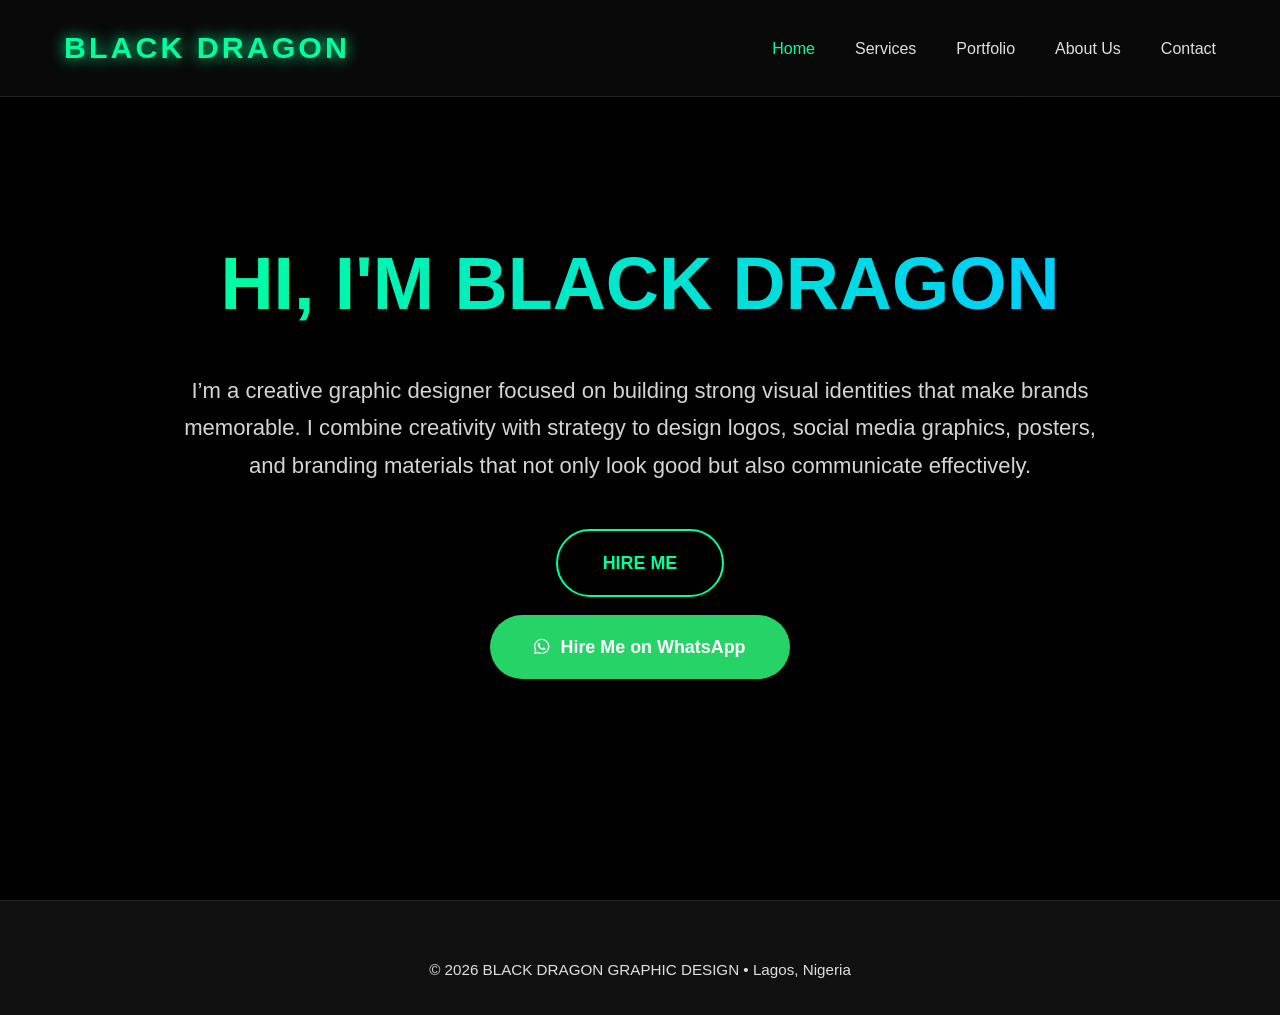
<file: black-dragon-graphics-design/index.html>
<!DOCTYPE html>
<html lang="en">
<head>
  <meta charset="UTF-8">
  <meta name="viewport" content="width=device-width, initial-scale=1.0">
  <title>BLACK DRAGON | Graphic Design</title>
  <link rel="stylesheet" href="style.css">
  <link rel="icon" href="https://via.placeholder.com/32x32/00ff9d/0a0a0a?text=BD" type="image/x-icon">
  <script src="https://cdnjs.cloudflare.com/ajax/libs/gsap/3.12.5/gsap.min.js"></script>
  <link rel="stylesheet" href="https://cdnjs.cloudflare.com/ajax/libs/font-awesome/6.5.0/css/all.min.css">
</head>
<body>
  <nav class="navbar">
    <div class="logo">BLACK DRAGON</div>
    <div class="hamburger" id="hamburger"><span></span><span></span><span></span></div>
    <ul class="nav-links" id="nav-links">
      <li><a href="index.html">Home</a></li>
      <li><a href="services.html">Services</a></li>
      <li><a href="portfolio.html">Portfolio</a></li>
      <li><a href="about.html">About Us</a></li>
      <li><a href="contact.html">Contact</a></li>
    </ul>
  </nav>

  <section class="hero">
    <div class="hero-content">
      <h1 class="greeting">HI, I'M BLACK DRAGON</h1>
      <p class="tagline">
        I’m a creative graphic designer focused on building strong visual identities that make brands memorable. 
        I combine creativity with strategy to design logos, social media graphics, posters, and branding materials 
        that not only look good but also communicate effectively.
      </p>
      
      <div class="hero-buttons">
        <a href="contact.html" class="hire-btn">HIRE ME</a>
        <a href="https://wa.me/2349118122029?text=Hello%20Black%20Dragon%2C%20I%20want%20to%20hire%20you%20for%20a%20design%20project" 
           target="_blank" 
           class="whatsapp-btn">
          <i class="fab fa-whatsapp"></i> Hire Me on WhatsApp
        </a>
      </div>
    </div>
  </section>

  <footer>
    <p>&copy; 2026 BLACK DRAGON GRAPHIC DESIGN • Lagos, Nigeria</p>
  </footer>

  <script src="script.js"></script>
</body>
</html>
</file>
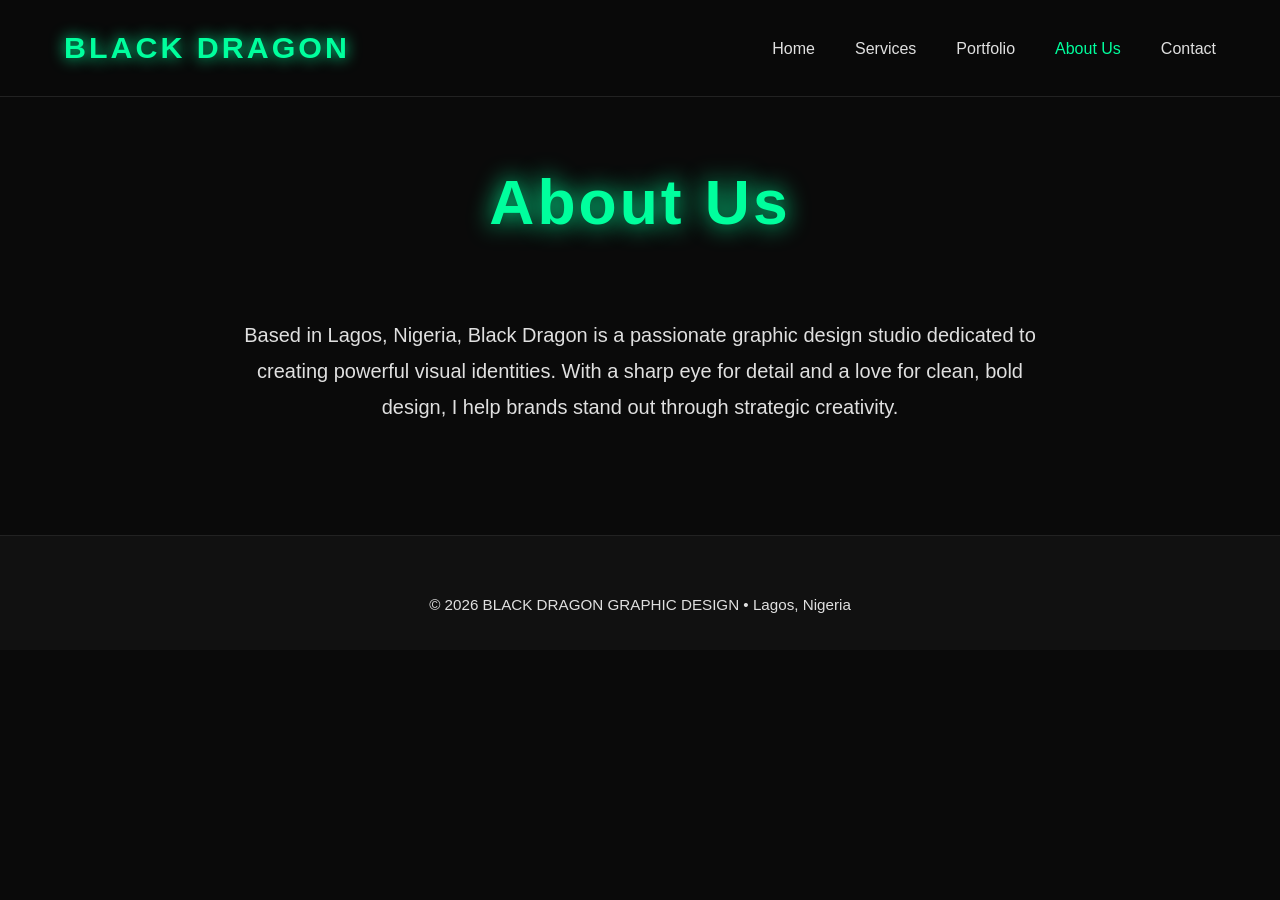
<file: black-dragon-graphics-design/about.html>
<!DOCTYPE html>
<html lang="en">
<head>
  <meta charset="UTF-8">
  <meta name="viewport" content="width=device-width, initial-scale=1.0">
  <title>About Us - BLACK DRAGON</title>
  <link rel="stylesheet" href="style.css">
  <link rel="icon" href="https://via.placeholder.com/32x32/00ff9d/0a0a0a?text=BD" type="image/x-icon">
  <script src="https://cdnjs.cloudflare.com/ajax/libs/gsap/3.12.5/gsap.min.js"></script>
</head>
<body>
  <nav class="navbar">
    <div class="logo">BLACK DRAGON</div>
    <div class="hamburger" id="hamburger"><span></span><span></span><span></span></div>
    <ul class="nav-links" id="nav-links">
      <li><a href="index.html">Home</a></li>
      <li><a href="services.html">Services</a></li>
      <li><a href="portfolio.html">Portfolio</a></li>
      <li><a href="about.html" class="active">About Us</a></li>
      <li><a href="contact.html">Contact</a></li>
    </ul>
  </nav>

  <section class="section">
    <h2 class="neon-title">About Us</h2>
    <p style="max-width: 800px; margin: 0 auto; font-size: 1.25rem; line-height: 1.8;">
      Based in Lagos, Nigeria, Black Dragon is a passionate graphic design studio dedicated to creating powerful visual identities. 
      With a sharp eye for detail and a love for clean, bold design, I help brands stand out through strategic creativity.
    </p>
  </section>

  <footer>
    <p>&copy; 2026 BLACK DRAGON GRAPHIC DESIGN • Lagos, Nigeria</p>
  </footer>
  <script src="script.js"></script>
</body>
</html>
</file>
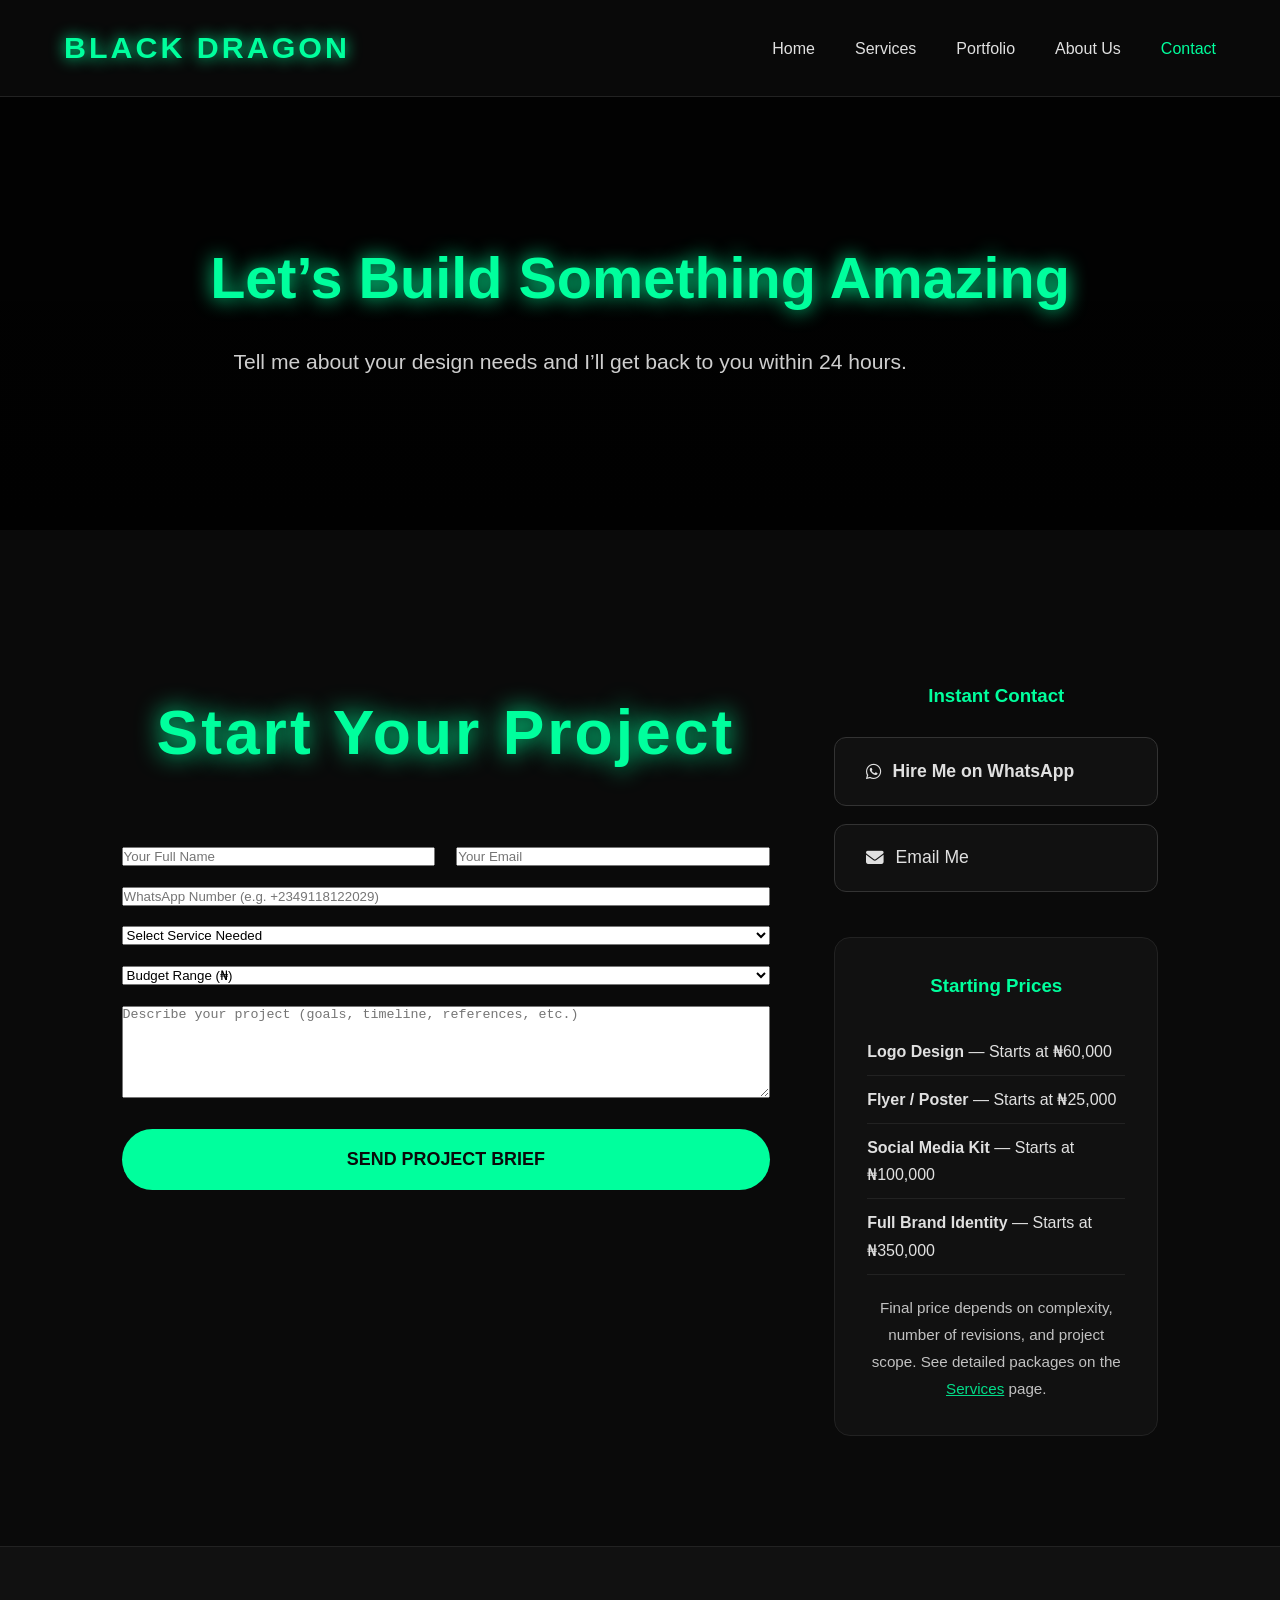
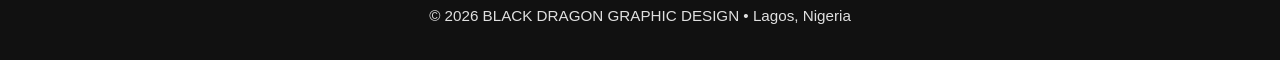
<file: black-dragon-graphics-design/contact.html>
<!DOCTYPE html>
<html lang="en">
<head>
  <meta charset="UTF-8">
  <meta name="viewport" content="width=device-width, initial-scale=1.0">
  <title>Contact - BLACK DRAGON</title>
  <link rel="stylesheet" href="style.css">
  <link rel="icon" href="https://via.placeholder.com/32x32/00ff9d/0a0a0a?text=BD" type="image/x-icon">
  <script src="https://cdnjs.cloudflare.com/ajax/libs/gsap/3.12.5/gsap.min.js"></script>
  <link rel="stylesheet" href="https://cdnjs.cloudflare.com/ajax/libs/font-awesome/6.5.0/css/all.min.css">
</head>
<body>
  <nav class="navbar">
    <div class="logo">BLACK DRAGON</div>
    <div class="hamburger" id="hamburger"><span></span><span></span><span></span></div>
    <ul class="nav-links" id="nav-links">
      <li><a href="index.html">Home</a></li>
      <li><a href="services.html">Services</a></li>
      <li><a href="portfolio.html">Portfolio</a></li>
      <li><a href="about.html">About Us</a></li>
      <li><a href="contact.html" class="active">Contact</a></li>
    </ul>
  </nav>

  <section class="contact-hero">
    <div class="contact-hero-content">
      <h1>Let’s Build Something Amazing</h1>
      <p class="trust-text">
        Tell me about your design needs and I’ll get back to you within 24 hours.
      </p>
    </div>
  </section>

  <section class="section">
    <div class="contact-container">
      <!-- Project Form -->
      <div class="form-container">
        <h2>Start Your Project</h2>
        <form id="project-form" class="project-form">
          <div class="form-grid">
            <input type="text" id="name" placeholder="Your Full Name" required>
            <input type="email" id="email" placeholder="Your Email" required>
          </div>
          <input type="tel" id="whatsapp" placeholder="WhatsApp Number (e.g. +2349118122029)" required>
          
          <select id="service" required>
            <option value="" disabled selected>Select Service Needed</option>
            <option value="Logo Design">Logo Design</option>
            <option value="Branding & Identity">Branding & Identity</option>
            <option value="Social Media Graphics">Social Media Graphics</option>
            <option value="Posters & Flyers">Posters & Flyers</option>
            <option value="Packaging Design">Packaging Design</option>
            <option value="Motion Graphics">Motion Graphics</option>
            <option value="Other">Other</option>
          </select>

          <select id="budget" required>
            <option value="" disabled selected>Budget Range (₦)</option>
            <option value="Under 100k">Under ₦100,000</option>
            <option value="100k-300k">₦100,000 - ₦300,000</option>
            <option value="300k-500k">₦300,000 - ₦500,000</option>
            <option value="500k-1M">₦500,000 - ₦1,000,000</option>
            <option value="Above 1M">Above ₦1,000,000</option>
          </select>

          <textarea id="description" rows="6" placeholder="Describe your project (goals, timeline, references, etc.)" required></textarea>

          <button type="submit" class="submit-btn">SEND PROJECT BRIEF</button>
        </form>
      </div>

      <!-- Sidebar -->
      <div class="contact-sidebar">
        <h3>Instant Contact</h3>
        
        <a href="https://wa.me/2349118122029?text=Hello%20Black%20Dragon%2C%20I%20want%20to%20hire%20you%20for%20a%20design%20project" 
           target="_blank" 
           class="contact-btn whatsapp-btn">
          <i class="fab fa-whatsapp"></i> Hire Me on WhatsApp
        </a>
        
        <a href="mailto:hello1blackdragon.design@gmail.com" 
           class="contact-btn email-btn">
          <i class="fas fa-envelope"></i> Email Me
        </a>

        <div class="pricing-preview">
          <h3>Starting Prices</h3>
          <ul>
            <li><strong>Logo Design</strong> — Starts at ₦60,000</li>
            <li><strong>Flyer / Poster</strong> — Starts at ₦25,000</li>
            <li><strong>Social Media Kit</strong> — Starts at ₦100,000</li>
            <li><strong>Full Brand Identity</strong> — Starts at ₦350,000</li>
          </ul>
          <small>Final price depends on complexity, number of revisions, and project scope. 
                 See detailed packages on the <a href="services.html" style="color:#00ff9d;">Services</a> page.</small>
        </div>
      </div>
    </div>
  </section>

  <footer>
    <p>&copy; 2026 BLACK DRAGON GRAPHIC DESIGN • Lagos, Nigeria</p>
  </footer>

  <script src="script.js"></script>
  <script>
    document.getElementById('project-form').addEventListener('submit', function(e) {
      e.preventDefault();
      const msg = document.createElement('div');
      msg.style.cssText = 'margin-top:20px;padding:15px;background:#00ff9d;color:#0a0a0a;border-radius:8px;font-weight:bold;';
      msg.textContent = "✅ Project brief received! I'll reply within 24 hours.";
      this.appendChild(msg);

      setTimeout(() => {
        this.reset();
        msg.remove();
      }, 4000);
    });
  </script>
</body>
            </html>
</file>
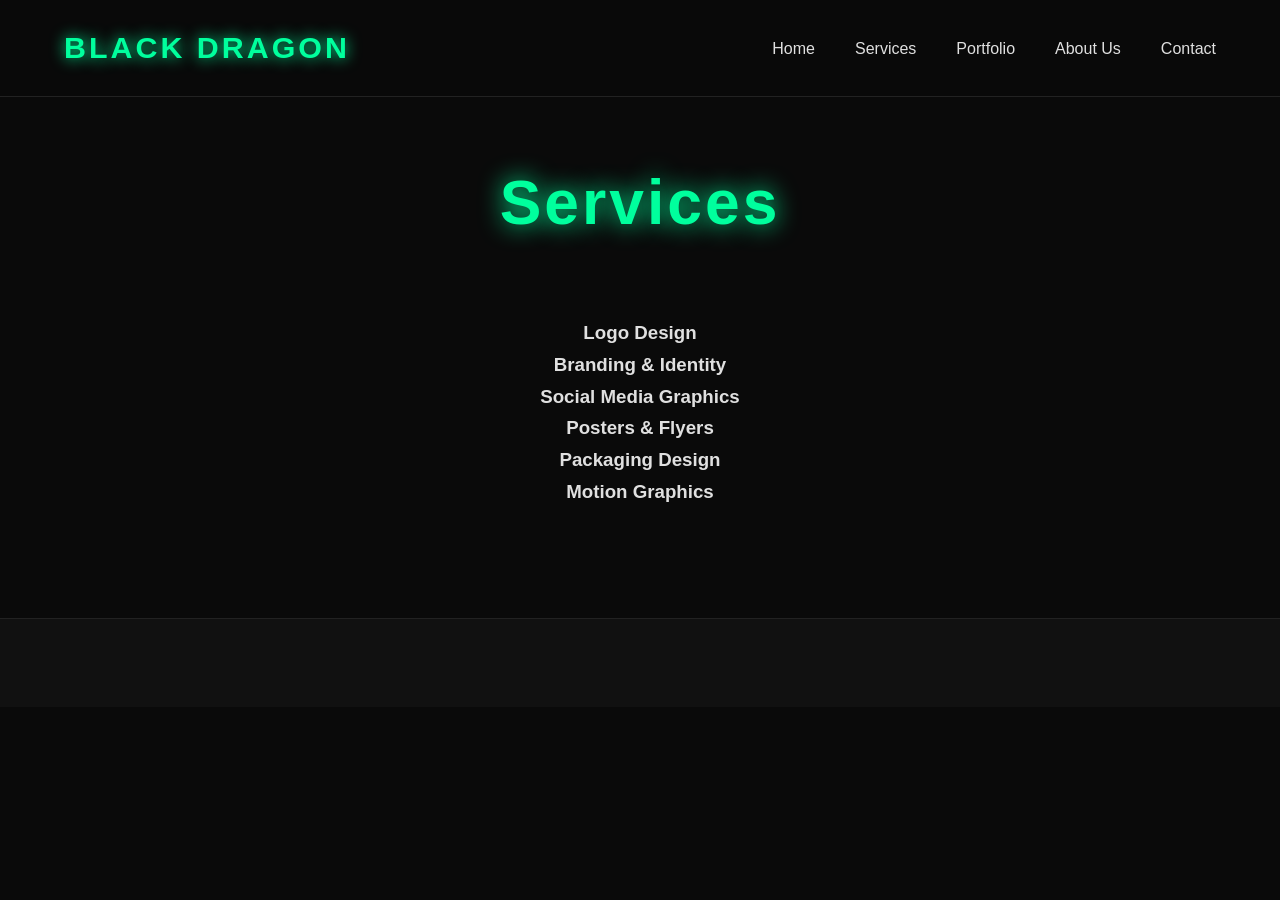
<file: black-dragon-graphics-design/service.html>
<!DOCTYPE html>
<html lang="en">
<head>
  <meta charset="UTF-8">
  <meta name="viewport" content="width=device-width, initial-scale=1.0">
  <title>Services - BLACK DRAGON</title>
  <link rel="stylesheet" href="style.css">
  <script src="https://cdnjs.cloudflare.com/ajax/libs/gsap/3.12.5/gsap.min.js"></script>
</head>
<body>
  <nav class="navbar"> <!-- Same navbar as above --> 
    <div class="logo">BLACK DRAGON</div>
    <div class="hamburger" id="hamburger"><span></span><span></span><span></span></div>
    <ul class="nav-links" id="nav-links">
      <li><a href="index.html">Home</a></li>
      <li><a href="services.html">Services</a></li>
      <li><a href="portfolio.html">Portfolio</a></li>
      <li><a href="about.html">About Us</a></li>
      <li><a href="contact.html">Contact</a></li>
    </ul>
  </nav>

  <section class="section">
    <h2>Services</h2>
    <div class="services-grid">
      <div class="service-card"><h3>Logo Design</h3></div>
      <div class="service-card"><h3>Branding & Identity</h3></div>
      <div class="service-card"><h3>Social Media Graphics</h3></div>
      <div class="service-card"><h3>Posters & Flyers</h3></div>
      <div class="service-card"><h3>Packaging Design</h3></div>
      <div class="service-card"><h3>Motion Graphics</h3></div>
    </div>
  </section>

  <footer><!-- same footer --></footer>
  <script src="script.js"></script>
</body>
</html>
</file>
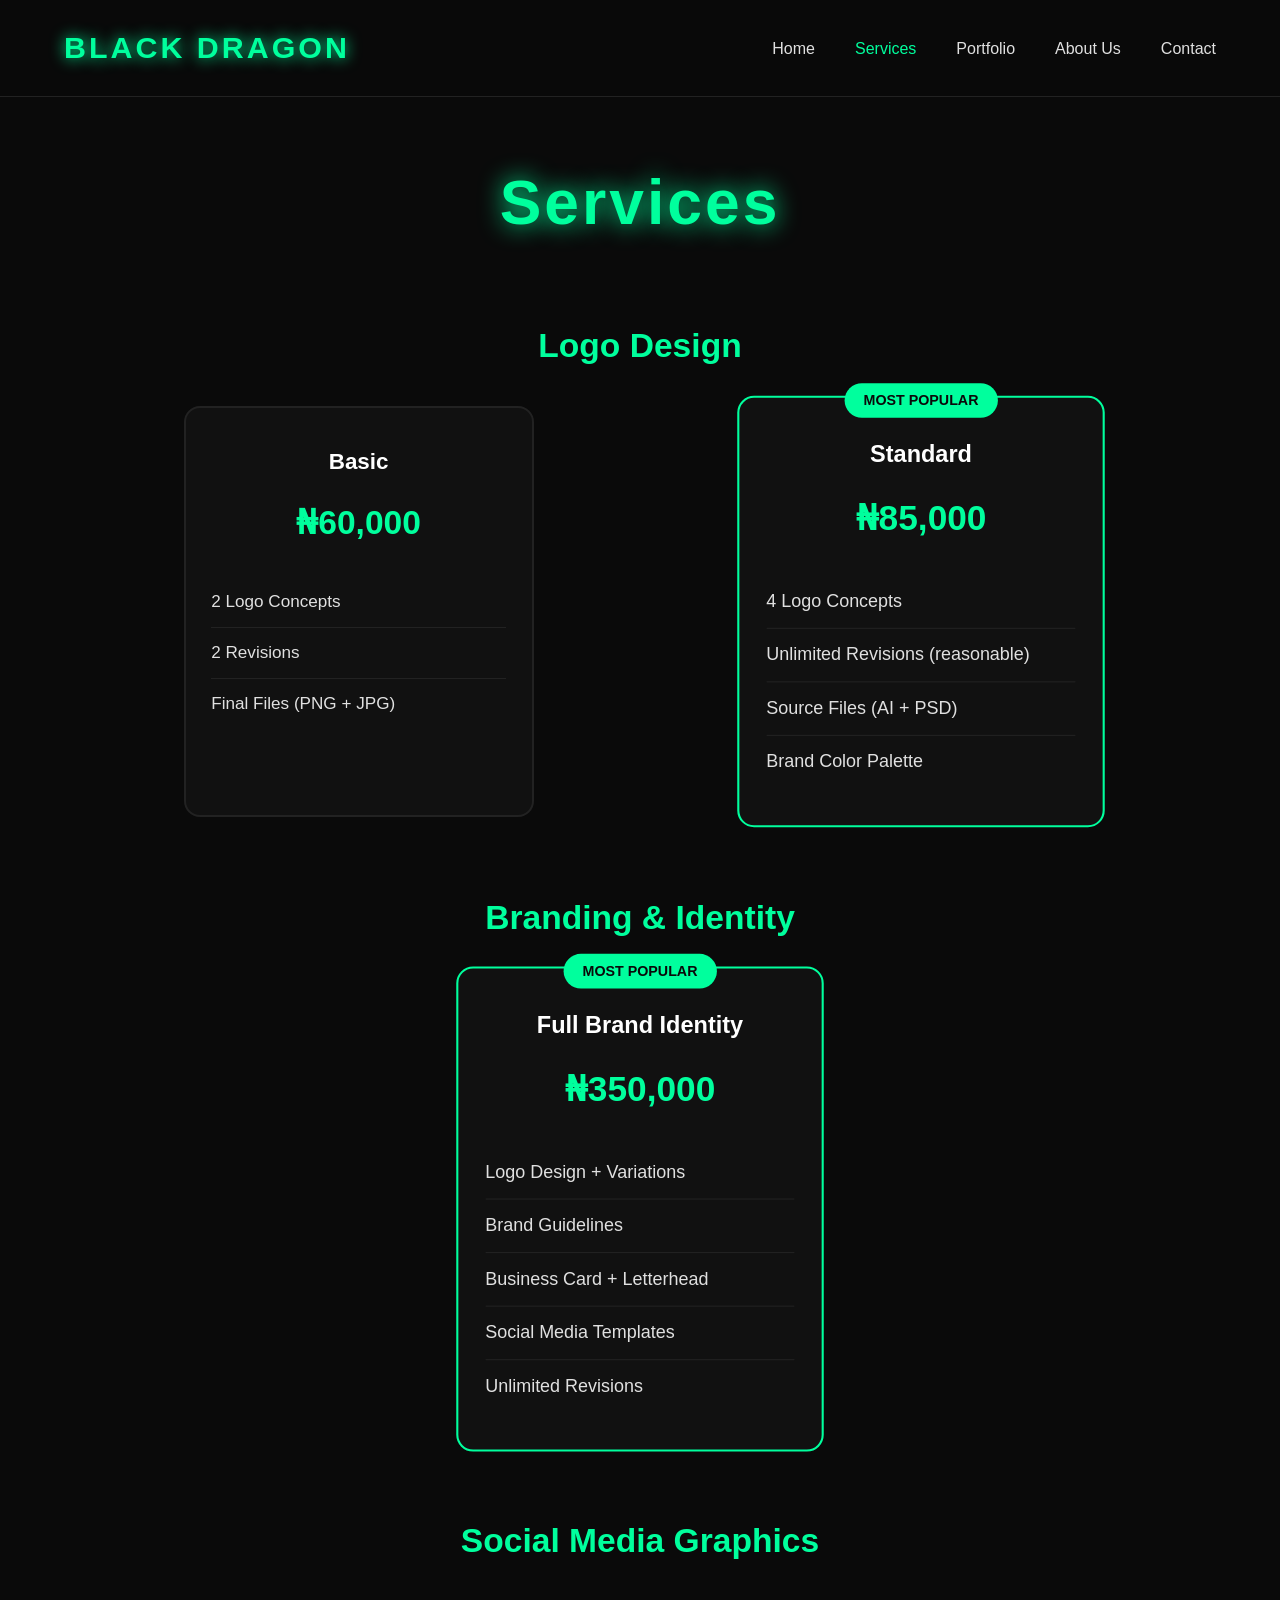
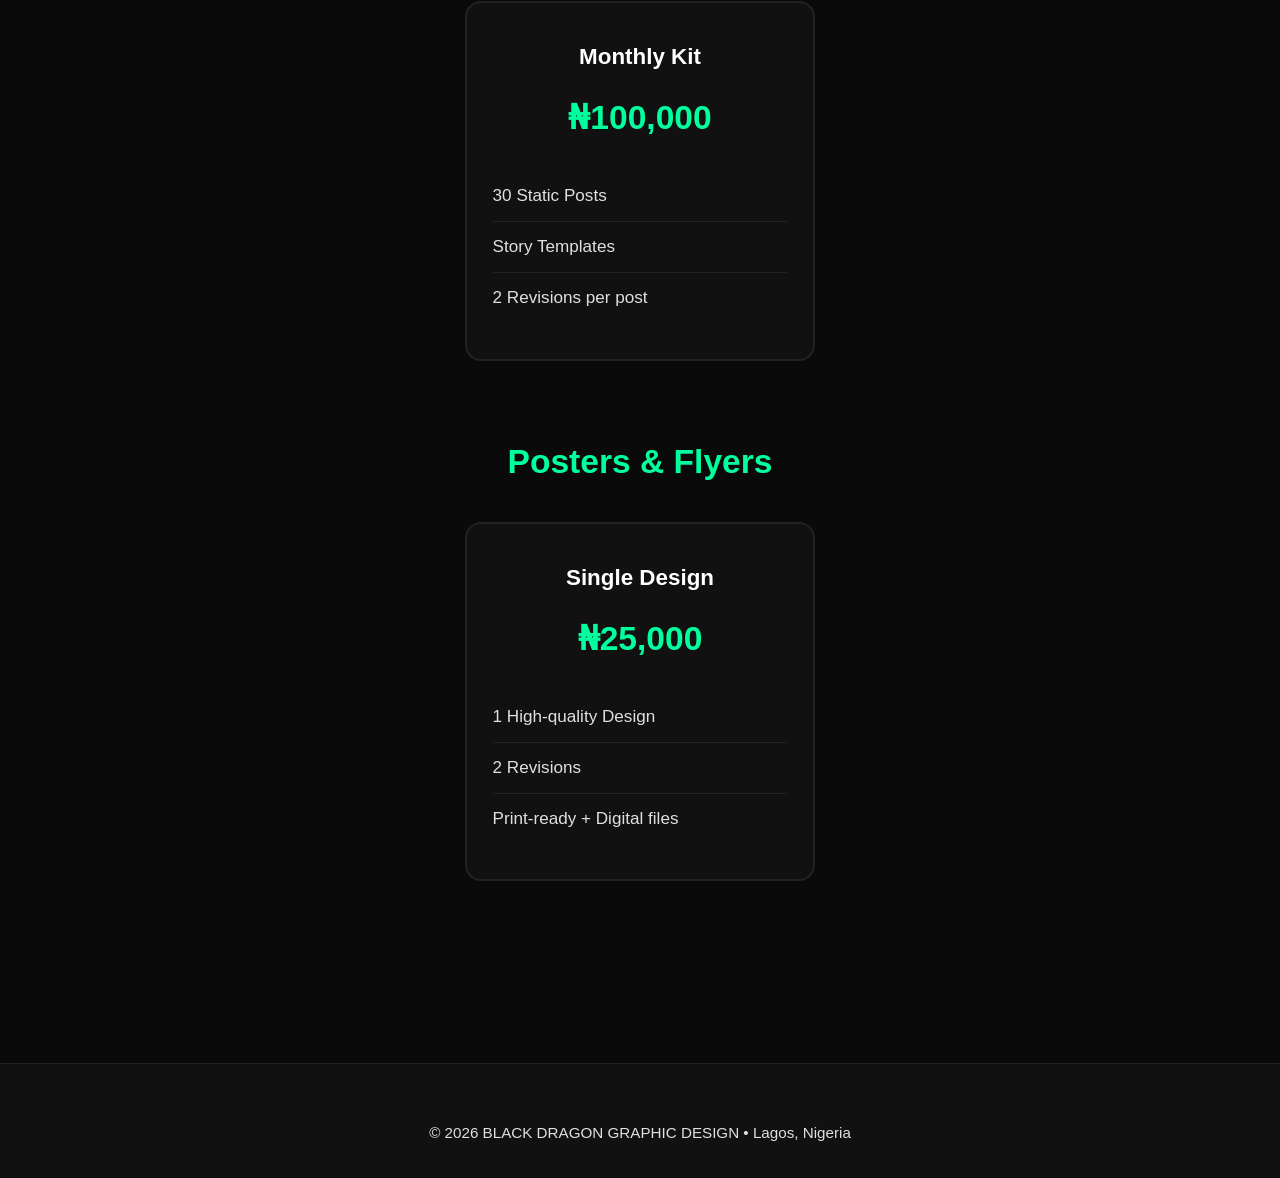
<file: black-dragon-graphics-design/services.html>
<!DOCTYPE html>
<html lang="en">
<head>
  <meta charset="UTF-8">
  <meta name="viewport" content="width=device-width, initial-scale=1.0">
  <title>Services - BLACK DRAGON</title>
  <link rel="stylesheet" href="style.css">
  <link rel="icon" href="https://via.placeholder.com/32x32/00ff9d/0a0a0a?text=BD" type="image/x-icon">
  <script src="https://cdnjs.cloudflare.com/ajax/libs/gsap/3.12.5/gsap.min.js"></script>
</head>
<body>
  <nav class="navbar">
    <div class="logo">BLACK DRAGON</div>
    <div class="hamburger" id="hamburger"><span></span><span></span><span></span></div>
    <ul class="nav-links" id="nav-links">
      <li><a href="index.html">Home</a></li>
      <li><a href="services.html" class="active">Services</a></li>
      <li><a href="portfolio.html">Portfolio</a></li>
      <li><a href="about.html">About Us</a></li>
      <li><a href="contact.html">Contact</a></li>
    </ul>
  </nav>

  <section class="section">
    <h2 class="neon-title">Services</h2>
    
    <div class="services-container">

      <!-- Logo Design -->
      <div class="service-package">
        <h3>Logo Design</h3>
        <div class="package-grid">
          <div class="package-card">
            <h4>Basic</h4>
            <p class="price">₦60,000</p>
            <ul>
              <li>2 Logo Concepts</li>
              <li>2 Revisions</li>
              <li>Final Files (PNG + JPG)</li>
            </ul>
          </div>
          <div class="package-card popular">
            <h4>Standard</h4>
            <p class="price">₦85,000</p>
            <ul>
              <li>4 Logo Concepts</li>
              <li>Unlimited Revisions (reasonable)</li>
              <li>Source Files (AI + PSD)</li>
              <li>Brand Color Palette</li>
            </ul>
          </div>
        </div>
      </div>

      <!-- Branding & Identity -->
      <div class="service-package">
        <h3>Branding & Identity</h3>
        <div class="package-grid">
          <div class="package-card popular">
            <h4>Full Brand Identity</h4>
            <p class="price">₦350,000</p>
            <ul>
              <li>Logo Design + Variations</li>
              <li>Brand Guidelines</li>
              <li>Business Card + Letterhead</li>
              <li>Social Media Templates</li>
              <li>Unlimited Revisions</li>
            </ul>
          </div>
        </div>
      </div>

      <!-- Social Media Graphics -->
      <div class="service-package">
        <h3>Social Media Graphics</h3>
        <div class="package-grid">
          <div class="package-card">
            <h4>Monthly Kit</h4>
            <p class="price">₦100,000</p>
            <ul>
              <li>30 Static Posts</li>
              <li>Story Templates</li>
              <li>2 Revisions per post</li>
            </ul>
          </div>
        </div>
      </div>

      <!-- Posters & Flyers -->
      <div class="service-package">
        <h3>Posters & Flyers</h3>
        <div class="package-grid">
          <div class="package-card">
            <h4>Single Design</h4>
            <p class="price">₦25,000</p>
            <ul>
              <li>1 High-quality Design</li>
              <li>2 Revisions</li>
              <li>Print-ready + Digital files</li>
            </ul>
          </div>
        </div>
      </div>

    </div>
  </section>

  <footer>
    <p>&copy; 2026 BLACK DRAGON GRAPHIC DESIGN • Lagos, Nigeria</p>
  </footer>

  <script src="script.js"></script>
</body>
</html>
</file>
<file: black-dragon-graphics-design/style.css>
* {
  margin: 0;
  padding: 0;
  box-sizing: border-box;
}

body {
  font-family: 'Arial', 'Helvetica', sans-serif;
  background: #0a0a0a;
  color: #e0e0e0;
  line-height: 1.7;
}

/* Navbar */
.navbar {
  position: fixed;
  top: 0;
  width: 100%;
  background: rgba(10, 10, 10, 0.98);
  backdrop-filter: blur(12px);
  display: flex;
  justify-content: space-between;
  align-items: center;
  padding: 1.4rem 5%;
  z-index: 1000;
  border-bottom: 1px solid #222;
}

.logo {
  font-size: 1.9rem;
  font-weight: 900;
  letter-spacing: 3px;
  color: #00ff9d;
  text-shadow: 0 0 15px #00ff9d;
}

.hamburger {
  display: none;
  flex-direction: column;
  gap: 5px;
  cursor: pointer;
}

.hamburger span {
  width: 30px;
  height: 3px;
  background: #00ff9d;
}

.nav-links {
  display: flex;
  list-style: none;
  gap: 2.5rem;
}

.nav-links a {
  color: #e0e0e0;
  text-decoration: none;
  font-weight: 500;
  transition: color 0.3s;
}

.nav-links a:hover,
.nav-links a.active {
  color: #00ff9d;
}

/* Hero */
.hero {
  height: 100vh;
  display: flex;
  align-items: center;
  justify-content: center;
  text-align: center;
  position: relative;
  background: linear-gradient(rgba(0,0,0,0.85), rgba(0,0,0,0.92)), 
              url('https://source.unsplash.com/random/1920x1080/?neon-dragon,black') center/cover;
}

.hero-content {
  max-width: 920px;
  z-index: 2;
}

.greeting {
  font-size: 4.6rem;
  font-weight: 900;
  margin-bottom: 1.6rem;
  background: linear-gradient(90deg, #00ff9d, #00ccff);
  -webkit-background-clip: text;
  -webkit-text-fill-color: transparent;
}

.tagline {
  font-size: 1.38rem;
  margin-bottom: 2.8rem;
  opacity: 0.95;
}

.hero-buttons {
  display: flex;
  flex-direction: column;
  gap: 1.1rem;
  align-items: center;
}

.hire-btn, .whatsapp-btn {
  padding: 1.05rem 2.8rem;
  font-size: 1.12rem;
  font-weight: bold;
  text-decoration: none;
  border-radius: 50px;
  transition: all 0.4s;
}

.hire-btn {
  background: transparent;
  color: #00ff9d;
  border: 2px solid #00ff9d;
}

.hire-btn:hover {
  background: #00ff9d;
  color: #0a0a0a;
  box-shadow: 0 0 30px #00ff9d;
}

.whatsapp-btn {
  background: #25D366;
  color: white;
  display: inline-flex;
  align-items: center;
  gap: 10px;
}

.whatsapp-btn:hover {
  background: #20ba5a;
  transform: translateY(-3px);
}

/* General Section */
.section {
  padding: 150px 5% 110px;
  text-align: center;
}

.section h2 {
  font-size: 3.9rem;
  margin-bottom: 3.8rem;
  color: #00ff9d;
  text-shadow: 0 0 25px #00ff9d;
  font-weight: 900;
  letter-spacing: 3px;
}

/* Services Packages */
.services-container {
  max-width: 1100px;
  margin: 0 auto;
}

.service-package {
  margin-bottom: 4.5rem;
}

.service-package h3 {
  font-size: 2.1rem;
  color: #00ff9d;
  margin-bottom: 2rem;
  text-align: center;
}

.package-grid {
  display: grid;
  grid-template-columns: repeat(auto-fit, minmax(290px, 1fr));
  gap: 1.6rem;
  justify-items: center;
}

.package-card {
  background: #111;
  border: 2px solid #222;
  border-radius: 16px;
  padding: 2.2rem 1.6rem;
  width: 100%;
  max-width: 350px;
  transition: all 0.4s ease;
  text-align: center;
}

.package-card:hover {
  border-color: #00ff9d;
  transform: translateY(-10px);
  box-shadow: 0 0 35px rgba(0, 255, 157, 0.35);
}

.package-card.popular {
  border-color: #00ff9d;
  position: relative;
  transform: scale(1.05);
}

.package-card.popular::before {
  content: "MOST POPULAR";
  position: absolute;
  top: -14px;
  left: 50%;
  transform: translateX(-50%);
  background: #00ff9d;
  color: #0a0a0a;
  font-size: 0.85rem;
  font-weight: bold;
  padding: 5px 18px;
  border-radius: 20px;
}

.package-card h4 {
  font-size: 1.4rem;
  margin-bottom: 0.8rem;
  color: #fff;
}

.price {
  font-size: 2.1rem;
  font-weight: 900;
  color: #00ff9d;
  margin-bottom: 1.6rem;
}

.package-card ul {
  list-style: none;
  text-align: left;
  line-height: 2.1;
  font-size: 1.07rem;
}

.package-card ul li {
  padding: 7px 0;
  border-bottom: 1px solid #222;
}

.package-card ul li:last-child {
  border-bottom: none;
}

/* Portfolio */
.portfolio-grid {
  display: grid;
  grid-template-columns: repeat(auto-fit, minmax(340px, 1fr));
  gap: 1.8rem;
  max-width: 1200px;
  margin: 0 auto;
}

.portfolio-item {
  position: relative;
  overflow: hidden;
  border-radius: 16px;
  aspect-ratio: 16 / 10;
  box-shadow: 0 10px 30px rgba(0,0,0,0.6);
  transition: all 0.4s ease;
}

.portfolio-item:hover {
  transform: translateY(-12px);
  box-shadow: 0 0 45px rgba(0, 255, 157, 0.4);
}

.portfolio-item img {
  width: 100%;
  height: 100%;
  object-fit: cover;
  transition: transform 0.7s ease;
}

.portfolio-item:hover img {
  transform: scale(1.1);
}

.portfolio-overlay {
  position: absolute;
  inset: 0;
  background: linear-gradient(transparent, rgba(0,0,0,0.88));
  display: flex;
  flex-direction: column;
  justify-content: flex-end;
  padding: 2rem;
  opacity: 0;
  transition: opacity 0.4s ease;
}

.portfolio-item:hover .portfolio-overlay {
  opacity: 1;
}

.portfolio-overlay h3 {
  font-size: 1.45rem;
  color: #00ff9d;
  margin-bottom: 4px;
}

.portfolio-overlay p {
  font-size: 1rem;
  opacity: 0.9;
}

/* Contact */
.contact-hero {
  height: 50vh;
  background: linear-gradient(rgba(0,0,0,0.8), rgba(0,0,0,0.9)), 
              url('https://source.unsplash.com/random/1920x1080/?black-dragon') center/cover;
  display: flex;
  align-items: center;
  justify-content: center;
  text-align: center;
  margin-top: 80px;
}

.contact-hero-content h1 {
  font-size: 3.6rem;
  color: #00ff9d;
  margin-bottom: 1rem;
  text-shadow: 0 0 20px #00ff9d;
}

.trust-text {
  font-size: 1.32rem;
  max-width: 720px;
  opacity: 0.92;
}

.contact-container {
  display: grid;
  grid-template-columns: 2fr 1fr;
  gap: 4rem;
  max-width: 1200px;
  margin: 0 auto;
  padding: 0 5%;
}

.project-form {
  display: flex;
  flex-direction: column;
  gap: 1.3rem;
}

.form-grid {
  display: grid;
  grid-template-columns: 1fr 1fr;
  gap: 1.3rem;
}

.contact-form input,
.contact-form select,
.contact-form textarea {
  padding: 1.15rem 1.6rem;
  background: #111;
  border: 1px solid #333;
  border-radius: 10px;
  color: #eee;
  font-size: 1.05rem;
}

.contact-form input:focus,
.contact-form select:focus,
.contact-form textarea:focus {
  border-color: #00ff9d;
  box-shadow: 0 0 0 4px rgba(0,255,157,0.12);
}

.submit-btn {
  padding: 1.25rem;
  background: #00ff9d;
  color: #0a0a0a;
  border: none;
  font-weight: bold;
  font-size: 1.12rem;
  border-radius: 50px;
  cursor: pointer;
  margin-top: 10px;
}

.submit-btn:hover {
  background: #00e68a;
  transform: translateY(-2px);
}

.contact-sidebar h3 {
  margin-bottom: 1.6rem;
  color: #00ff9d;
}

.contact-btn {
  display: flex;
  align-items: center;
  gap: 12px;
  padding: 1.15rem 1.9rem;
  margin-bottom: 1.1rem;
  background: #111;
  color: #e0e0e0;
  text-decoration: none;
  border-radius: 12px;
  font-size: 1.1rem;
  transition: all 0.3s;
  border: 1px solid #333;
}

.contact-btn:hover {
  border-color: #00ff9d;
  transform: translateY(-3px);
}

.pricing-preview {
  margin-top: 2.8rem;
  padding: 2rem;
  background: #111;
  border-radius: 16px;
  border: 1px solid #222;
}

.pricing-preview ul {
  list-style: none;
  text-align: left;
  margin: 1.2rem 0;
}

.pricing-preview li {
  padding: 10px 0;
  border-bottom: 1px solid #222;
}

.pricing-preview small {
  opacity: 0.85;
  font-size: 0.95rem;
}

/* Footer */
footer {
  text-align: center;
  padding: 3.5rem 5% 2rem;
  background: #111;
  border-top: 1px solid #222;
  font-size: 0.95rem;
}

/* Responsive */
@media (max-width: 768px) {
  .hamburger { display: flex; }
  .nav-links {
    position: fixed;
    top: 80px;
    left: -100%;
    width: 100%;
    height: calc(100vh - 80px);
    background: #0a0a0a;
    flex-direction: column;
    align-items: center;
    padding-top: 4rem;
    gap: 3rem;
    transition: 0.4s;
  }
  .nav-links.active { left: 0; }
  
  .greeting { font-size: 3.3rem; }
  .section h2 { font-size: 2.9rem; }
  .contact-container { grid-template-columns: 1fr; gap: 3rem; }
  }
</file>
